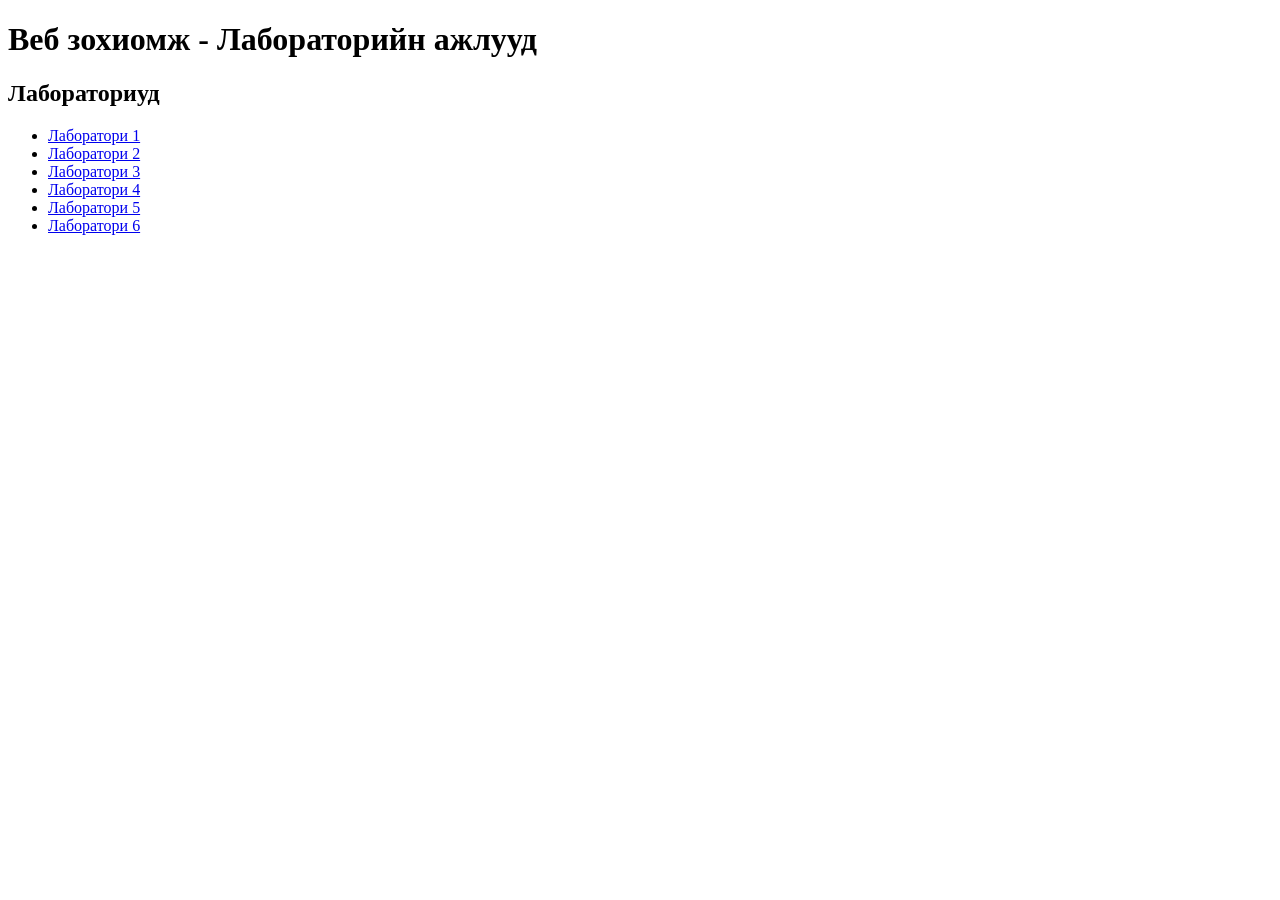
<file: index.html>
<!DOCTYPE html>
<html lang="mn">
<head>
    <meta charset="UTF-8">
    <title>Миний лабораторийн ажлууд</title>
</head>
<body>

    <h1>Веб зохиомж - Лабораторийн ажлууд</h1>

    <h2>Лабораториуд</h2>

    <ul>
        <li><a href="lab%201/">Лаборатори 1</a></li>
        <li><a href="lab%202/">Лаборатори 2</a></li>
        <li><a href="lab%203/">Лаборатори 3</a></li>
        <li><a href="lab%204/">Лаборатори 4</a></li>
        <li><a href="lab%205/">Лаборатори 5</a></li>
        <li><a href="lab%206/">Лаборатори 6</a></li>
    </ul>

</body>
</html>
</file>
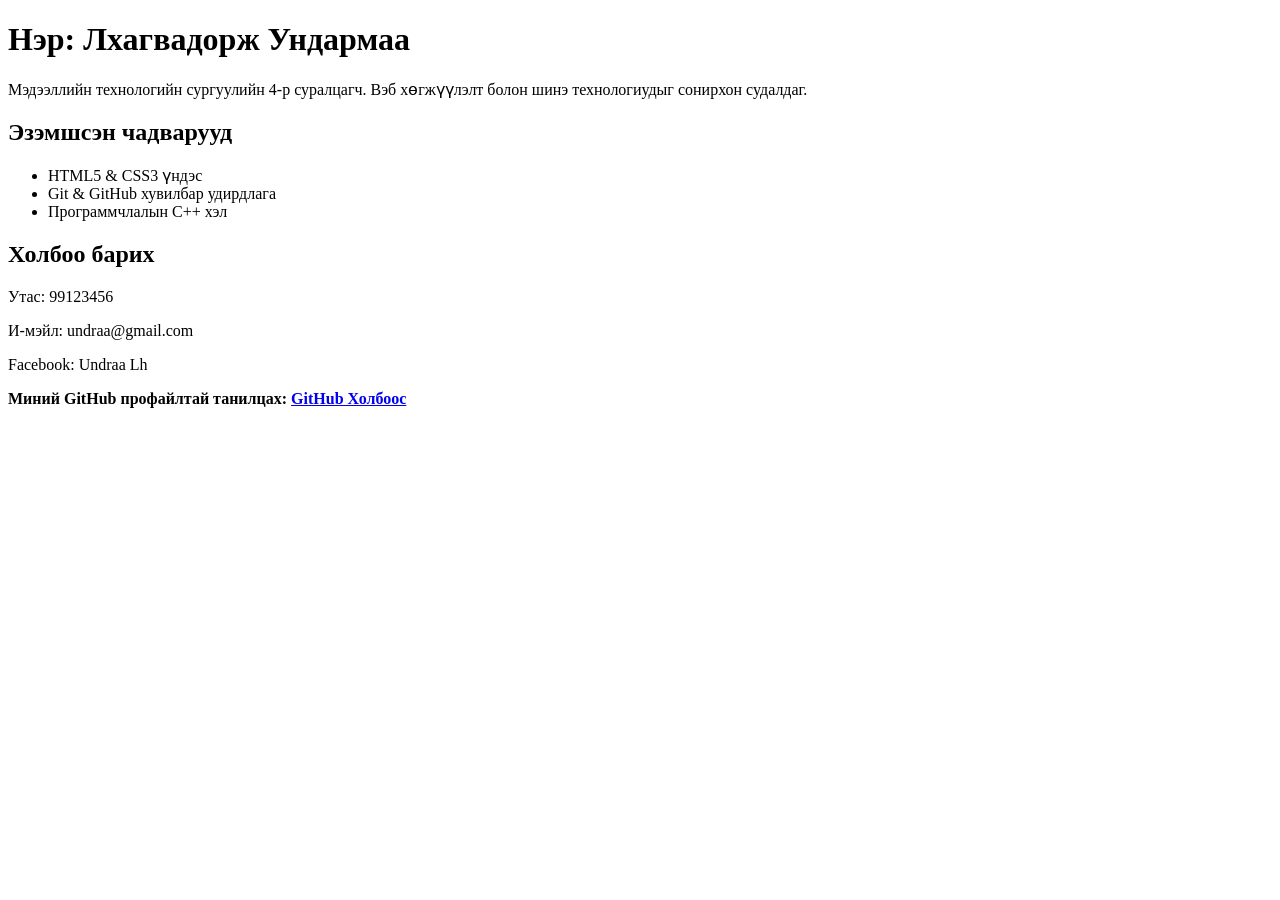
<file: lab 1/index.html>
<!DOCTYPE html> 
<html lang="mn"> 
<head> 
<meta charset="UTF-8"> 
<meta name="viewport" content="width=device-width, initial-scale=1.0"> 
<title>Миний Товч CV</title> 
</head> 
<body> 
<h1>Нэр: Лхагвадорж Ундармаа</h1> 
<p>Мэдээллийн технологийн сургуулийн 4-р суралцагч. Вэб хөгжүүлэлт болон шинэ 
технологиудыг сонирхон судалдаг.</p> 
<h2>Эзэмшсэн чадварууд</h2> 
<!-- Жагсаалт --> 
<ul> 
<li>HTML5 & CSS3 үндэс</li> 
<li>Git & GitHub хувилбар удирдлага</li> 
<li>Программчлалын С++ хэл</li> 
</ul> 
<h2>Холбоо барих</h2> 
<p> Утас: 99123456 </p>
<p> И-мэйл: undraa@gmail.com </p>
<p> Facebook: Undraa Lh </p>
<!-- Холбоос --> 
<p><b>Миний GitHub профайлтай танилцах:  
<a href="https://github.com/Undraa144" target="_blank">GitHub Холбоос</a> 
</b>
</p> 
</body> 
</html>
</file>
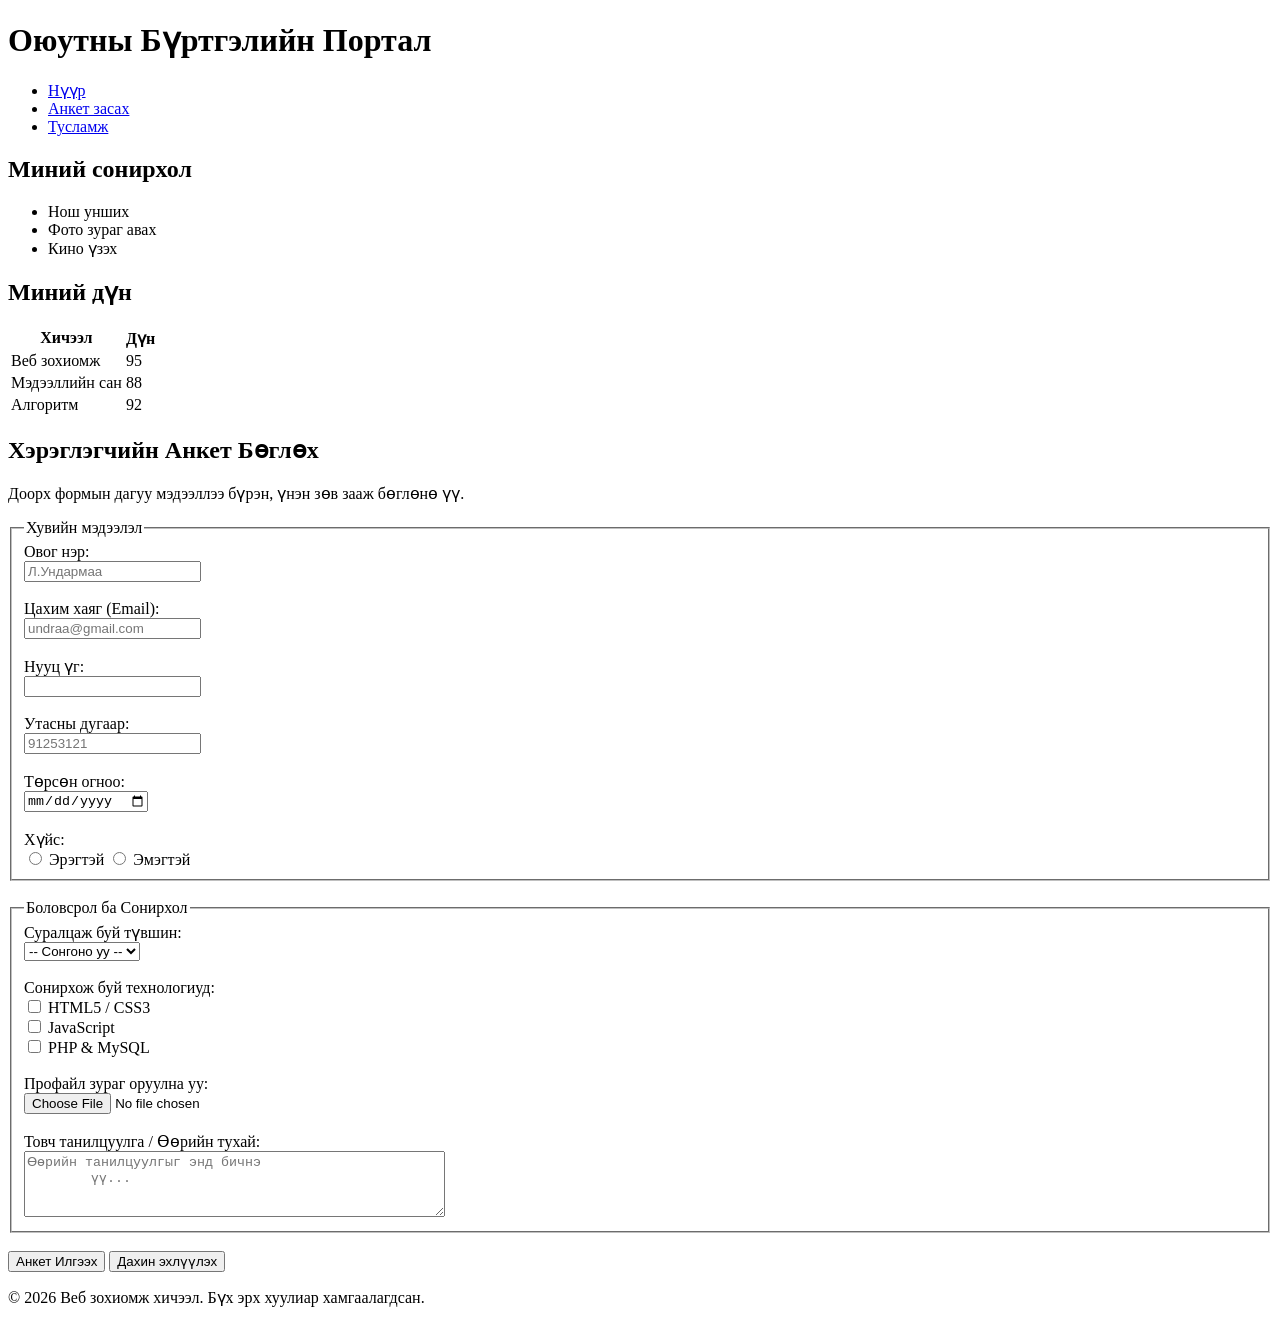
<file: lab 2/index.html>
<!DOCTYPE html> 
<html lang="mn"> 
<head> 
  <meta charset="UTF-8"> 
  <meta name="viewport" content="width=device-width, initial-scale=1.0"> 
  <title>Лаборатори 02: Хэрэглэгчийн анкет</title> 
</head> 
<body> 
 
  <header> 
    <h1>Оюутны Бүртгэлийн Портал</h1> 
    <nav> 
      <ul> 
        <li><a href="../index.html">Нүүр</a></li> 
        <li><a href="#">Анкет засах</a></li> 
        <li><a href="#">Тусламж</a></li> 
      </ul> 
    </nav> 
  </header> 
  
  <main> 
    <article> 
  <section> 
    <h2>Миний сонирхол</h2> 
    <ul> 
      <li>Нош унших</li> 
      <li>Фото зураг авах</li> 
      <li>Кино үзэх</li> 
    </ul> 
  </section> 
  
    <section> 
        <h2>Миний дүн</h2> 
        <table> 
        <thead> 
            <tr> 
            <th>Хичээл</th> 
            <th>Дүн</th> 
            </tr> 
        </thead> 
        <tbody> 
            <tr> 
            <td>Веб зохиомж</td> 
            <td>95</td> 
            </tr> 
            <tr> 
            <td>Мэдээллийн сан</td> 
            <td>88</td> 
            </tr> 
            <tr> 
            <td>Алгоритм</td> 
            <td>92</td> 
            </tr> 
        </tbody> 
        </table> 
    </section> 
      <section> 
        <h2>Хэрэглэгчийн Анкет Бөглөх</h2> 
        <p>Доорх формын дагуу мэдээллээ бүрэн, үнэн зөв зааж бөглөнө үү.</p> 
  
         <form action="#" method="POST" enctype="multipart/form-data"> 
  
        <fieldset> 
            <legend>Хувийн мэдээлэл</legend> 
        
            <label for="fullname">Овог нэр:</label><br> 
            <input type="text" id="fullname" name="fullname" placeholder="Л.Ундармаа" required 
        minlength="2"><br><br> 
        
            <label for="email">Цахим хаяг (Email):</label><br> 
            <input type="email" id="email" name="email" placeholder="undraa@gmail.com" 
        required><br><br> 
        
            <label for="password">Нууц үг:</label><br> 
            <input type="password" id="password" name="password" required minlength="6"><br><br> 
        
            <label for="phone">Утасны дугаар:</label><br> 
            <input type="tel" id="phone" name="phone" pattern="[0-9]{8}" placeholder="91253121" 
        required><br><br> 
        
            <label for="dob">Төрсөн огноо:</label><br> 
            <input type="date" id="dob" name="dob" required><br><br> 
        
            <label>Хүйс:</label><br> 
            <input type="radio" id="male" name="gender" value="male"> 
            <label for="male">Эрэгтэй</label> 
            <input type="radio" id="female" name="gender" value="female"> 
            <label for="female">Эмэгтэй</label><br> 
        </fieldset> 
        
        <br> 
        
        <fieldset> 
            <legend>Боловсрол ба Сонирхол</legend> 
        
            <label for="degree">Суралцаж буй түвшин:</label><br> 
            <select id="degree" name="degree" required> 
            <option value="">-- Сонгоно уу --</option> 
            <option value="bachelor">Бакалавр</option> 
            <option value="master">Магистр</option> 
            <option value="doctor">Докторант</option> 
            </select><br><br> 
        
            <label>Сонирхож буй технологиуд:</label><br> 
            <input type="checkbox" id="html" name="skills" value="HTML"> 
            <label for="html">HTML5 / CSS3</label><br> 
            <input type="checkbox" id="js" name="skills" value="JavaScript"> 
            <label for="js">JavaScript</label><br> 
            <input type="checkbox" id="php" name="skills" value="PHP"> 
            <label for="php">PHP & MySQL</label><br><br> 
        
            <label for="avatar">Профайл зураг оруулна уу:</label><br> 
            <input type="file" id="avatar" name="avatar" accept="image/*"><br><br> 
        
            <label for="bio">Товч танилцуулга / Өөрийн тухай:</label><br> 
            <textarea id="bio" name="bio" rows="4" cols="50" placeholder="Өөрийн танилцуулгыг энд бичнэ 
        үү..."></textarea><br> 
        </fieldset> 
        
        <br> 
        
        <button type="submit">Анкет Илгээх</button> 
        <button type="reset">Дахин эхлүүлэх</button> 
        </form>
      </section> 
    </article> 
  </main> 
  
  <footer> 
    <p>&copy; 2026 Веб зохиомж хичээл. Бүх эрх хуулиар хамгаалагдсан.</p> 
  </footer> 
 
</body> 
</html>
</file>
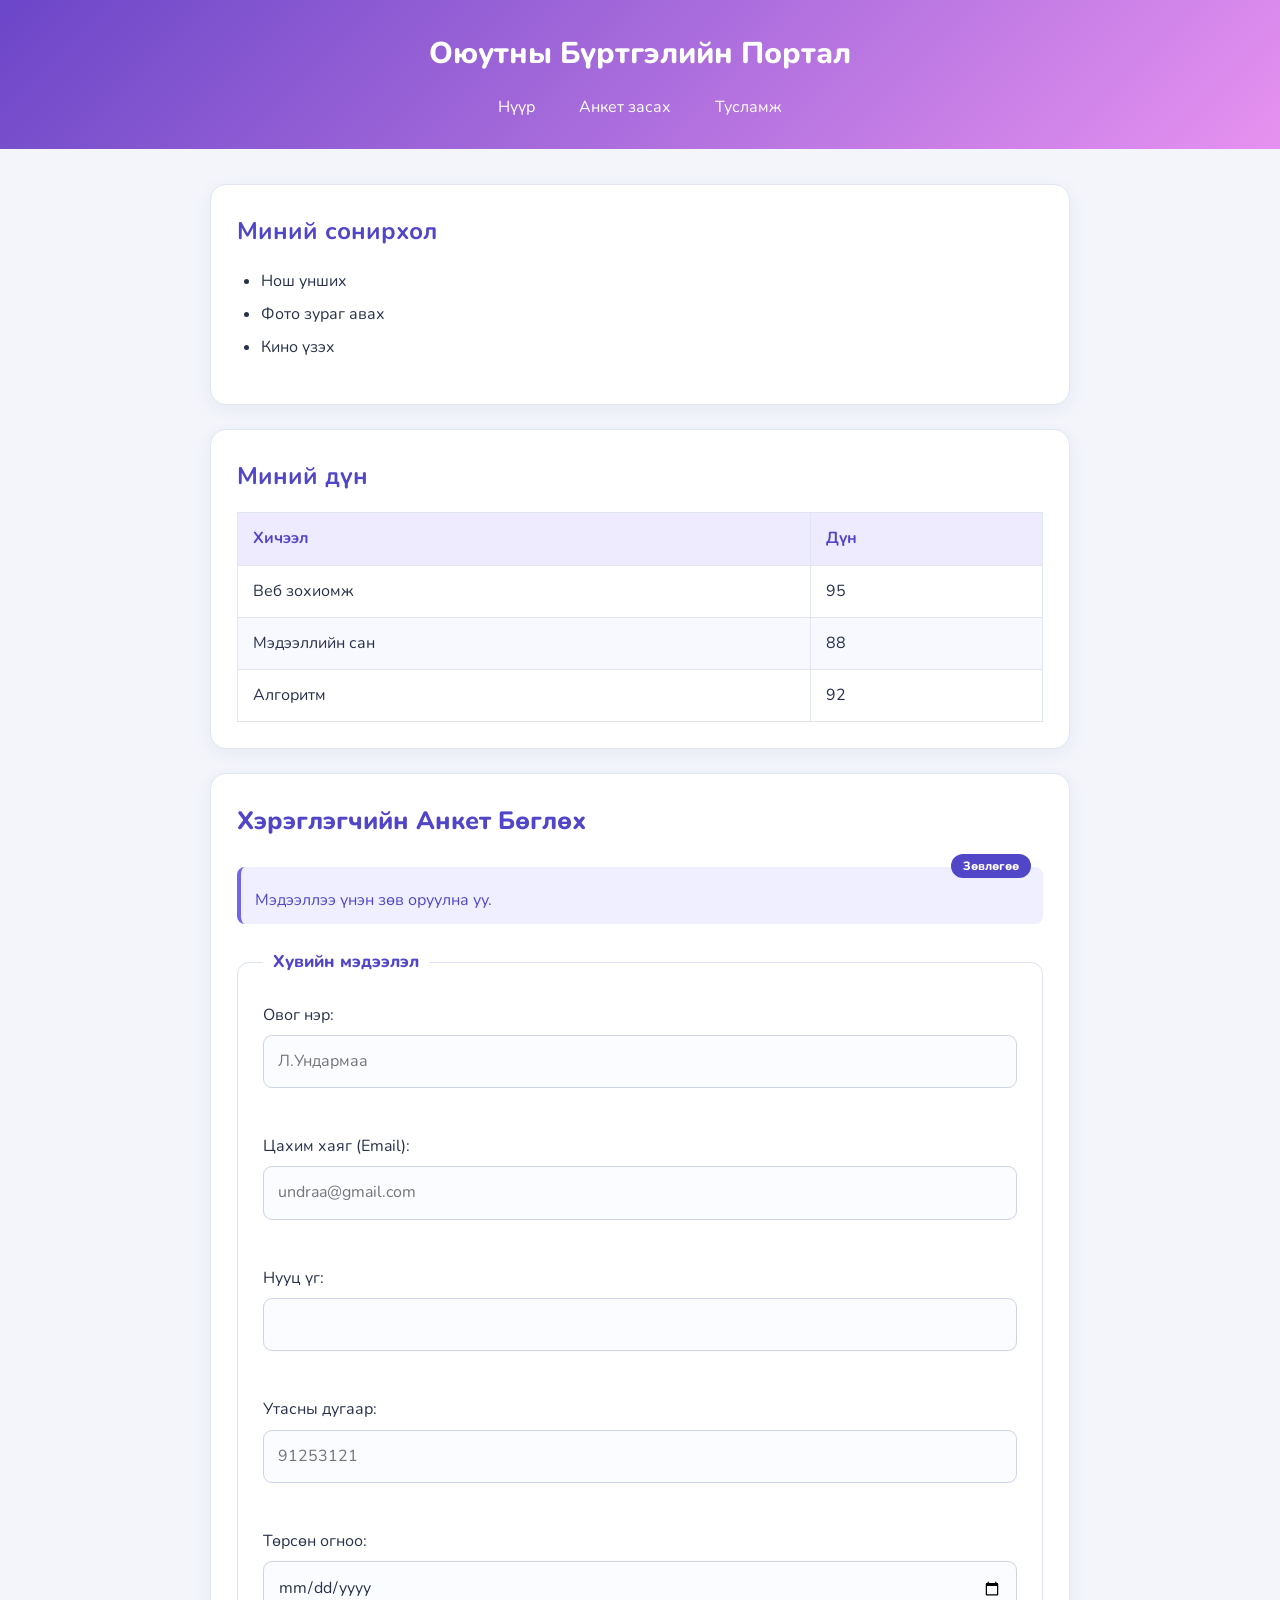
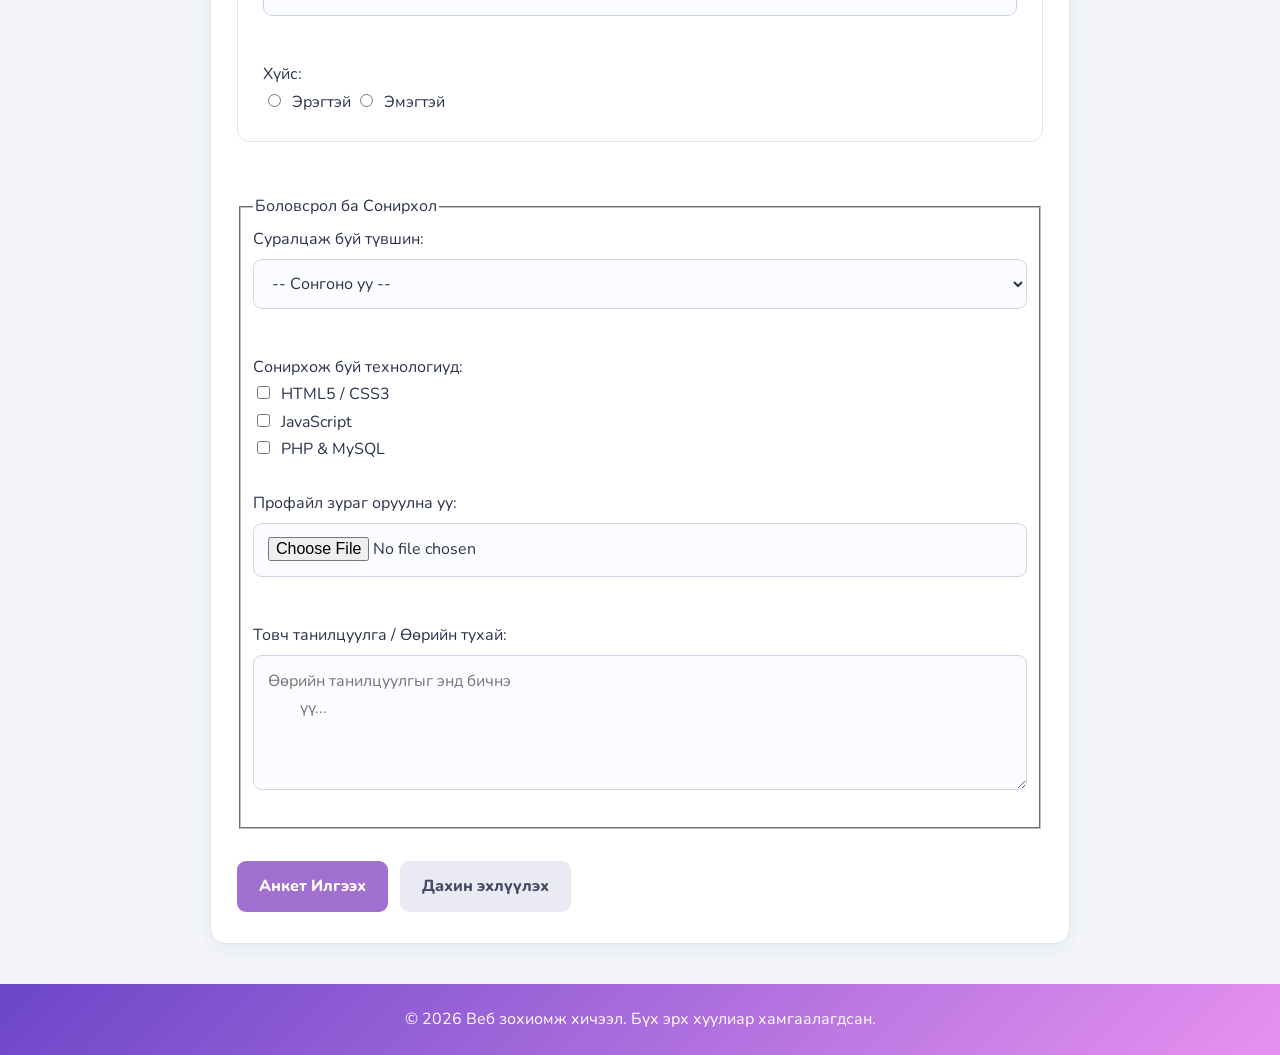
<file: lab 3/index.html>
<!DOCTYPE html> 
<html lang="mn"> 

<head>
  <meta charset="UTF-8">
  <meta name="viewport" content="width=device-width, initial-scale=1.0">
  <title>Лаборатори 02: Хэрэглэгчийн анкет</title>

  <link rel="preconnect" href="https://fonts.googleapis.com">
  <link rel="preconnect" href="https://fonts.gstatic.com" crossorigin>
  <link href="https://fonts.googleapis.com/css2?family=Nunito:wght@400;500;600;700;800&display=swap" rel="stylesheet">

  <link rel="stylesheet" href="style.css">
</head>
<body> 
 
  <header class="site-header">
    <h1 class="main-title">Оюутны Бүртгэлийн Портал</h1>
    <nav> 
      <ul> 
        <li><a href="../index.html">Нүүр</a></li> 
        <li><a href="#">Анкет засах</a></li> 
        <li><a href="#">Тусламж</a></li> 
      </ul> 
    </nav> 
  </header> 
  
  <main> 
    <article> 
  <section> 
    <h2>Миний сонирхол</h2> 
    <ul> 
      <li>Нош унших</li> 
      <li>Фото зураг авах</li> 
      <li>Кино үзэх</li> 
    </ul> 
  </section> 
  
    <section> 
        <h2>Миний дүн</h2> 
        <table> 
        <thead> 
            <tr> 
            <th>Хичээл</th> 
            <th>Дүн</th> 
            </tr> 
        </thead> 
        <tbody> 
            <tr> 
            <td>Веб зохиомж</td> 
            <td>95</td> 
            </tr> 
            <tr> 
            <td>Мэдээллийн сан</td> 
            <td>88</td> 
            </tr> 
            <tr> 
            <td>Алгоритм</td> 
            <td>92</td> 
            </tr> 
        </tbody> 
        </table> 
    </section> 
      <section> 
        <h2 class="section-title">Хэрэглэгчийн Анкет Бөглөх</h2>

        <p class="form-description">
          <div class="form-hint">
            <span class="hint-badge">Зөвлөгөө</span>
            <p>Мэдээллээ үнэн зөв оруулна уу.</p>
          </div>        
        </p>
        <form class="student-form" action="#" method="POST"
              enctype="multipart/form-data">

          <fieldset class="form-group">
            <legend>Хувийн мэдээлэл</legend> 
        
            <label for="fullname">Овог нэр:</label><br> 
            <input type="text" id="fullname" name="fullname" placeholder="Л.Ундармаа" required 
        minlength="2"><br><br> 
        
            <label for="email">Цахим хаяг (Email):</label><br> 
            <input type="email" id="email" name="email" placeholder="undraa@gmail.com" 
        required><br><br> 
        
            <label for="password">Нууц үг:</label><br> 
            <input type="password" id="password" name="password" required minlength="6"><br><br> 
        
            <label for="phone">Утасны дугаар:</label><br> 
            <input type="tel" id="phone" name="phone" pattern="[0-9]{8}" placeholder="91253121" 
        required><br><br> 
        
            <label for="dob">Төрсөн огноо:</label><br> 
            <input type="date" id="dob" name="dob" required><br><br> 
        
            <label>Хүйс:</label><br> 
            <input type="radio" id="male" name="gender" value="male"> 
            <label for="male">Эрэгтэй</label> 
            <input type="radio" id="female" name="gender" value="female"> 
            <label for="female">Эмэгтэй</label><br> 
        </fieldset> 
        
        <br> 
        
        <fieldset> 
            <legend>Боловсрол ба Сонирхол</legend> 
        
            <label for="degree">Суралцаж буй түвшин:</label><br> 
            <select id="degree" name="degree" required> 
            <option value="">-- Сонгоно уу --</option> 
            <option value="bachelor">Бакалавр</option> 
            <option value="master">Магистр</option> 
            <option value="doctor">Докторант</option> 
            </select><br><br> 
        
            <label>Сонирхож буй технологиуд:</label><br> 
            <input type="checkbox" id="html" name="skills" value="HTML"> 
            <label for="html">HTML5 / CSS3</label><br> 
            <input type="checkbox" id="js" name="skills" value="JavaScript"> 
            <label for="js">JavaScript</label><br> 
            <input type="checkbox" id="php" name="skills" value="PHP"> 
            <label for="php">PHP & MySQL</label><br><br> 
        
            <label for="avatar">Профайл зураг оруулна уу:</label><br> 
            <input type="file" id="avatar" name="avatar" accept="image/*"><br><br> 
        
            <label for="bio">Товч танилцуулга / Өөрийн тухай:</label><br> 
            <textarea id="bio" name="bio" rows="4" cols="50" placeholder="Өөрийн танилцуулгыг энд бичнэ 
        үү..."></textarea><br> 
        </fieldset> 
        
        <br> 
        
        <button type="submit" class="btn btn-submit">
          Анкет Илгээх
        </button>

        <button type="reset" class="btn btn-reset">
          Дахин эхлүүлэх
        </button> 
        </form>
      </section> 
    </article> 
  </main> 
  
  <footer> 
    <p>&copy; 2026 Веб зохиомж хичээл. Бүх эрх хуулиар хамгаалагдсан.</p> 
  </footer> 
 
</body> 
</html>
</file>
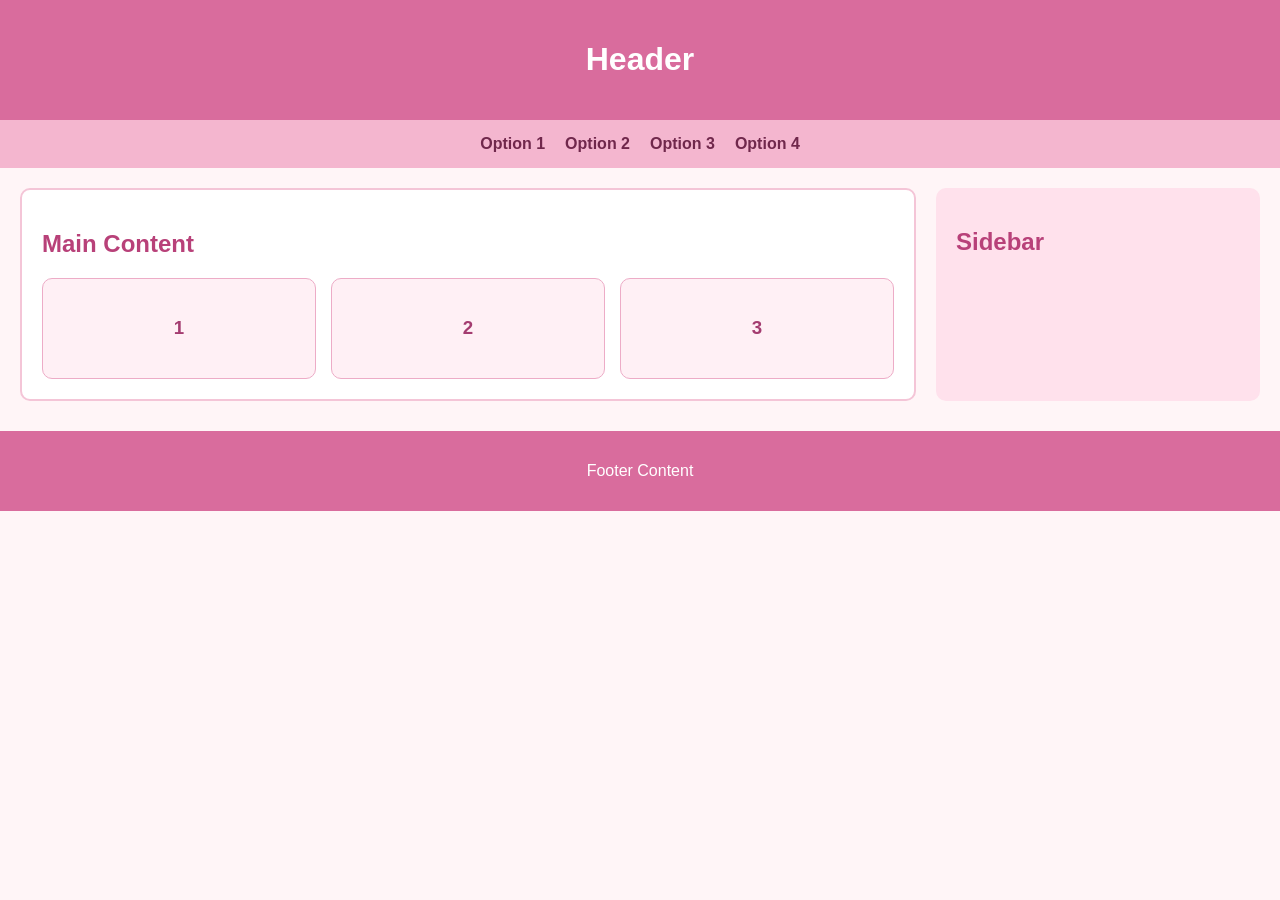
<file: lab 4/index.html>
<!DOCTYPE html>
<html lang="mn">
<head>
    <meta charset="UTF-8">
    <meta name="viewport" content="width=device-width, initial-scale=1.0">
    <title>Лаборатори 04</title>
    <link rel="stylesheet" href="style.css">
</head>
<body>

    <header>
        <h1>Header</h1>
    </header>

    <nav>
        <a href="#">Option 1</a>
        <a href="#">Option 2</a>
        <a href="#">Option 3</a>
        <a href="#">Option 4</a>
    </nav>

    <div class="container">

        <main>
            <h2>Main Content</h2>

            <div class="grid">
                <article class="card">
                    <h3>1</h3>
                </article>

                <article class="card">
                    <h3>2</h3>
                </article>

                <article class="card">
                    <h3>3</h3>
                </article>
            </div>
        </main>

        <aside>
            <h2>Sidebar</h2>
        </aside>

    </div>

    <footer>
        <p>Footer Content</p>
    </footer>

</body>
</html>
</file>
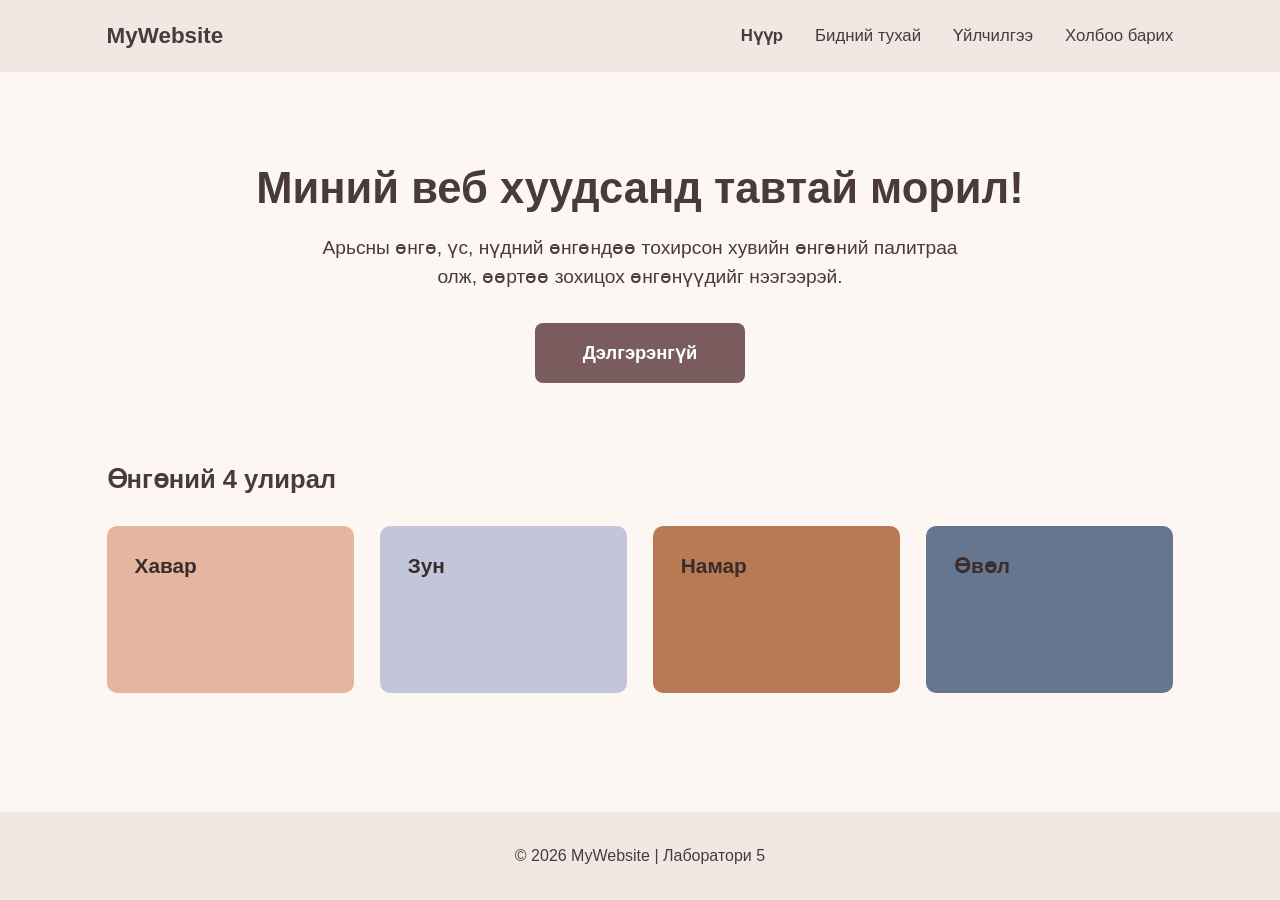
<file: lab 5/index.html>
<!DOCTYPE html>
<html lang="mn">
<head>
<meta charset="UTF-8">
<meta name="viewport" content="width=device-width, initial-scale=1, viewport-fit=cover">
<title>MyWebsite</title>
<link rel="stylesheet" href="style.css?v=3">
</head>
<body>

<header>
  <div class="container header-inner">
    <a class="logo" href="#">MyWebsite</a>

    <button class="menu-btn" id="menuBtn" aria-label="Цэс нээх" aria-expanded="false" aria-controls="mainNav">
      <svg width="22" height="22" viewBox="0 0 24 24" fill="none" stroke="currentColor" stroke-width="2" stroke-linecap="round" aria-hidden="true">
        <line x1="3" y1="6" x2="21" y2="6"/><line x1="3" y1="12" x2="21" y2="12"/><line x1="3" y1="18" x2="21" y2="18"/>
      </svg>
    </button>

    <nav id="mainNav" aria-label="Үндсэн цэс">
      <ul>
        <li><a class="active" href="#">Нүүр</a></li>
        <li><a href="#">Бидний тухай</a></li>
        <li><a href="#">Үйлчилгээ</a></li>
        <li><a href="#">Холбоо барих</a></li>
      </ul>
    </nav>
  </div>
</header>

<main>
  <section class="hero">
    <div class="container">
      <h1>Миний веб хуудсанд тавтай морил!</h1>
      <p>Арьсны өнгө, үс, нүдний өнгөндөө тохирсон хувийн өнгөний палитраа олж, өөртөө зохицох өнгөнүүдийг нээгээрэй.</p>
      <a class="btn" href="#">Дэлгэрэнгүй</a>
    </div>
  </section>

  <section class="seasons">
    <div class="container">
      <h2>Өнгөний 4 улирал</h2>
      <div class="grid">
        <div class="card spring">Хавар</div>
        <div class="card summer">Зун</div>
        <div class="card autumn">Намар</div>
        <div class="card winter">Өвөл</div>
      </div>
    </div>
  </section>
</main>

<footer>© 2026 MyWebsite | Лаборатори 5</footer>

<script>
  const btn = document.getElementById('menuBtn');
  const nav = document.getElementById('mainNav');

  btn.addEventListener('click', () => {
    const open = nav.classList.toggle('open');
    btn.setAttribute('aria-expanded', open);
    btn.setAttribute('aria-label', open ? 'Цэс хаах' : 'Цэс нээх');
  });

  nav.querySelectorAll('a').forEach(a => a.addEventListener('click', () => {
    nav.classList.remove('open');
    btn.setAttribute('aria-expanded', 'false');
  }));

  window.addEventListener('resize', () => {
    if (window.innerWidth > 900) {
      nav.classList.remove('open');
      btn.setAttribute('aria-expanded', 'false');
    }
  });
</script>
</body>
</html>
</file>
<file: lab 3/style.css>
* {
  box-sizing: border-box;
}

body {
  margin: 0;
  font-family: 'Nunito', sans-serif;
  background-color: #f3f5fb;
  color: #29324a;
  line-height: 1.7;
}

.site-header {
  background: linear-gradient(135deg, #6b46c8, #e375edc6);
  color: white;
  padding: 28px 20px;
  text-align: center;
}

.main-title {
  margin: 0 0 15px;
  font-size: 30px;
  font-weight: 800;
}

nav ul {
  display: flex;
  justify-content: center;
  flex-wrap: wrap;
  gap: 12px;
  list-style: none;
  padding: 0;
  margin: 0;
}

nav a {
  color: white;
  text-decoration: none;
  padding: 8px 16px;
  border-radius: 8px;
  transition: background-color 0.2s;
}

nav a:hover {
  background-color: rgba(255, 255, 255, 0.2);
}

main {
  max-width: 900px;
  margin: 35px auto;
  padding: 0 20px;
}

article {
  display: flex;
  flex-direction: column;
  gap: 24px;
}

section {
  background-color: white;
  padding: 26px;
  margin-bottom: 0;
  border: 1px solid #e2e6f0;
  border-radius: 16px;
  box-shadow: 0 5px 18px rgba(44, 53, 95, 0.06);
}

section h2 {
  color: #5146c8;
  margin-top: 0;
  margin-bottom: 16px;
}

.section-title {
  font-size: 25px;
  font-weight: 800;
}

.form-description {
  color: #6e7690;
  margin-bottom: 24px;
}

section ul {
  padding-left: 24px;
}

section li {
  margin-bottom: 6px;
}

table {
  width: 100%;
  border-collapse: collapse;
  margin-top: 15px;
}

th,
td {
  border: 1px solid #e1e5ef;
  padding: 12px 15px;
  text-align: left;
}

th {
  background-color: #eeeaff;
  color: #5146c8;
}

tbody tr:nth-child(even) {
  background-color: #f8f8ff;
}

.student-form {
  width: 100%;
}

.form-group {
  position: relative;
  border: 1px solid #dfe2f0;
  border-radius: 12px;
  padding: 25px;
  margin: 0 0 24px;
  min-width: 0;
}

.form-group legend {
  color: #5146c8;
  font-size: 17px;
  font-weight: 800;
  padding: 0 10px;
}

.student-form input:not([type="radio"]):not([type="checkbox"]),
.student-form select,
.student-form textarea {
  width: 100%;
  padding: 12px 14px;
  margin-top: 6px;
  margin-bottom: 18px;
  border: 1px solid #cfd4e4;
  border-radius: 9px;
  background-color: #fbfcff;
  color: #29324a;
  font: inherit;
  transition: border-color 0.2s, box-shadow 0.2s;
}

.student-form input:focus,
.student-form select:focus,
.student-form textarea:focus {
  outline: none;
  border-color: #7165e8;
  box-shadow: 0 0 0 3px rgba(113, 101, 232, 0.15);
}

.student-form input[type="radio"],
.student-form input[type="checkbox"] {
  accent-color: #6357d5;
  margin-right: 7px;
}

.student-form input[type="file"] {
  padding: 10px;
}

.student-form textarea {
  resize: vertical;
}

.btn {
  padding: 12px 22px;
  margin: 5px 8px 5px 0;
  border: none;
  border-radius: 9px;
  font: inherit;
  font-weight: 800;
  cursor: pointer;
  transition: transform 0.2s, background-color 0.2s;
}

.btn:hover {
  transform: translateY(-2px);
}

.btn-submit {
  background-color: #a16fd0;
  color: white;
}

.btn-submit:hover {
  background-color: #a16fd0;
}

.btn-reset {
  background-color: #e9eaf3;
  color: #454c63;
}

.btn-reset:hover {
  background-color: #d9dbea;
}

.form-hint {
  position: relative;
  background-color: #f0efff;
  border-left: 4px solid #7165e8;
  border-radius: 8px;
  padding: 20px 14px 10px;
  margin-bottom: 24px;
}

.form-hint p {
  margin: 0;
  color: #5146c8;
}

.hint-badge {
  position: absolute;
  top: -13px;
  right: 12px;
  background-color: #5146c8;
  color: white;
  padding: 2px 12px;
  border-radius: 20px;
  font-size: 12px;
  font-weight: 800;
}

footer {
  text-align: center;
  background: linear-gradient(135deg, #6b46c8, #e375edc6);
  color: white;
  padding: 22px;
  margin-top: 40px;
}

footer p {
  margin: 0;
}

@media (max-width: 600px) {
  .main-title {
    font-size: 23px;
  }

  main {
    padding: 0 12px;
    margin: 20px auto;
  }

  section {
    padding: 18px;
  }

  .form-group {
    padding: 18px;
  }

  .btn {
    width: 100%;
    margin: 6px 0;
  }

  th,
  td {
    padding: 9px;
  }
}
</file>
<file: lab 4/style.css>
body {
    margin: 0;
    font-family: Arial, sans-serif;
    background-color: #fff5f7;
}

header {
    background-color: #d96c9d;
    color: white;
    text-align: center;
    padding: 20px;
}

nav {
    display: flex;
    justify-content: center;
    align-items: center;
    gap: 20px;
    background-color: #f4b6cf;
    padding: 15px;
}

nav a {
    color: #70284c;
    text-decoration: none;
    font-weight: bold;
}

nav a:hover {
    color: white;
}

.container {
    display: flex;
    gap: 20px;
    padding: 20px;
}

main {
    flex: 3;
    background-color: white;
    padding: 20px;
    border: 2px solid #f4c5d7;
    border-radius: 10px;
}

aside {
    flex: 1;
    background-color: #ffe1ec;
    padding: 20px;
    border-radius: 10px;
}

h2 {
    color: #b84179;
}

h3 {
    color: #a43c70;
}

.grid {
    display: grid;
    grid-template-columns: repeat(3, 1fr);
    gap: 15px;
}

.card {
    background-color: #fff0f5;
    padding: 20px;
    text-align: center;
    border: 1px solid #edacc7;
    border-radius: 10px;
}

.card:hover {
    background-color: #ffdeeb;
}

footer {
    background-color: #d96c9d;
    color: white;
    text-align: center;
    padding: 15px;
    margin-top: 10px;
}

@media (max-width: 600px) {
    .container {
        flex-direction: column;
    }

    .grid {
        grid-template-columns: 1fr;
    }

    nav {
        flex-wrap: wrap;
    }
}
</file>
<file: lab 5/style.css>
:root {
  --bg: #fcf7f3;
  --bar: #f2e8e3;
  --text: #4a3a3a;
  --btn: #7a5c5f;
  --btn-text: #ffffff;
  --c-spring: #e6b5a0;
  --c-summer: #c3c6d9;
  --c-autumn: #b87a52;
  --c-winter: #66768f;
  --line: rgba(122, 92, 95, 0.2);
}

*, *::before, *::after { box-sizing: border-box; }

html { -webkit-text-size-adjust: 100%; }
html, body { margin: 0; max-width: 100%; overflow-x: hidden; }

body {
  background: var(--bg);
  color: var(--text);
  font-family: "Segoe UI", Roboto, Arial, sans-serif;
  font-size: 16px;
  line-height: 1.5;
  min-height: 100vh;
  display: flex;
  flex-direction: column;
}
body > * { flex-shrink: 0; }

.container {
  width: 100%;
  margin: 0 auto;
  padding: 0 max(48px, 8.33vw);
}

header { background: var(--bar); position: relative; z-index: 20; }

.header-inner {
  display: flex;
  align-items: center;
  justify-content: space-between;
  height: 72px;
}
.logo {
  font-weight: 700;
  font-size: clamp(1.4rem, 1.7vw, 2rem);
  color: var(--text);
  text-decoration: none;
  white-space: nowrap;
}

nav ul {
  display: flex;
  gap: clamp(28px, 2.5vw, 48px);
  list-style: none;
  margin: 0;
  padding: 0;
}
nav a {
  display: inline-block;
  padding: 8px 0;
  color: var(--text);
  text-decoration: none;
  font-size: clamp(1.05rem, 1.2vw, 1.4rem);
  white-space: nowrap;
}
nav a.active { font-weight: 700; }
nav a:hover { text-decoration: underline; }

.menu-btn {
  display: none;
  background: none;
  border: 1.5px solid var(--btn);
  border-radius: 6px;
  padding: 8px 10px;
  cursor: pointer;
  color: var(--text);
}
.menu-btn svg { display: block; }

.menu-btn:focus-visible,
nav a:focus-visible,
.btn:focus-visible {
  outline: 2px solid var(--btn);
  outline-offset: 2px;
}

.hero { text-align: center; padding: clamp(80px, 7vw, 130px) 0 clamp(70px, 6vw, 110px); }
.hero h1 {
  margin: 0 0 20px;
  font-size: clamp(2.6rem, 3.4vw, 4.2rem);
  line-height: 1.2;
}
.hero p {
  margin: 0 auto 32px;
  max-width: 62%;
  font-size: clamp(1.2rem, 1.4vw, 1.7rem);
}
.btn {
  display: inline-block;
  background: var(--btn);
  color: var(--btn-text);
  padding: 16px 48px;
  border-radius: 8px;
  font-weight: 700;
  font-size: 1.15rem;
  text-decoration: none;
}

.seasons h2 { font-size: clamp(1.6rem, 1.8vw, 2.1rem); margin: 0 0 28px; }

.grid {
  display: grid;
  grid-template-columns: repeat(4, 1fr);
  gap: clamp(24px, 2vw, 36px);
  padding-bottom: clamp(100px, 8vw, 150px);
}
.card {
  min-height: clamp(150px, 13vw, 200px);
  border-radius: 10px;
  padding: 24px 28px;
  font-weight: 700;
  font-size: clamp(1.3rem, 1.5vw, 1.8rem);
  color: #3a2c2c;
}
.spring { background: var(--c-spring); }
.summer { background: var(--c-summer); }
.autumn { background: var(--c-autumn); }
.winter { background: var(--c-winter); }

footer {
  background: var(--bar);
  margin-top: auto;
  text-align: center;
  font-size: 1rem;
  padding: 32px max(48px, 8.33vw);
  overflow-wrap: anywhere;
}

.footer-inner {
  display: flex;
  justify-content: space-between;
  align-items: center;
  gap: 16px;
}
footer a { color: var(--text); }

@media (max-width: 1200px) {
  .container { padding: 0 32px; }
  nav ul { gap: 28px; }
  .hero { padding: 72px 0 64px; }
  .hero h1 { font-size: 2.3rem; }
  .hero p { font-size: 1.15rem; max-width: 90%; }

  .seasons h2 { font-size: 1.35rem; }
  .grid { grid-template-columns: repeat(2, 1fr); gap: 18px; padding-bottom: 72px; }
  .card { min-height: 180px; padding: 20px 24px; font-size: 1.3rem; }

}

@media (max-width: 900px) {
  .menu-btn { display: block; }

  nav {
    position: absolute;
    top: 100%;
    left: 0;
    right: 0;
    background: var(--bar);
    border-top: 1px solid var(--line);
    box-shadow: 0 8px 16px rgba(0, 0, 0, 0.08);
    max-height: 0;
    overflow: hidden;
    visibility: hidden;
    transition: max-height 0.25s ease, visibility 0s linear 0.25s;
  }
  nav.open {
    max-height: 320px;
    visibility: visible;
    transition: max-height 0.25s ease, visibility 0s;
  }
  nav ul { flex-direction: column; gap: 0; padding: 8px 32px 12px; }
  nav li + li { border-top: 1px solid var(--line); }
  nav a { display: block; padding: 14px 0; font-size: 1.1rem; }
}

@media (max-width: 800px) {
  .container { padding: 0 16px; }
  .logo { font-size: 1.2rem; }
  nav ul { padding: 8px 16px 12px; }

  .hero { padding: 40px 0 36px; }
  .hero h1 { font-size: 1.6rem; margin-bottom: 14px; }
  .hero p { font-size: 1rem; margin-bottom: 24px; max-width: 100%; }
  .btn { padding: 11px 28px; font-size: 1rem; }

  .seasons h2 { font-size: 1.15rem; margin-bottom: 16px; }
  .grid { grid-template-columns: 1fr; gap: 12px; padding-bottom: 44px; }
  .card { min-height: 120px; padding: 14px 16px; font-size: 1.25rem; }

  .footer-inner { flex-direction: column; text-align: center; gap: 8px; }
}

@media (prefers-reduced-motion: reduce) {
  nav, nav.open { transition: none; }
}
</file>
